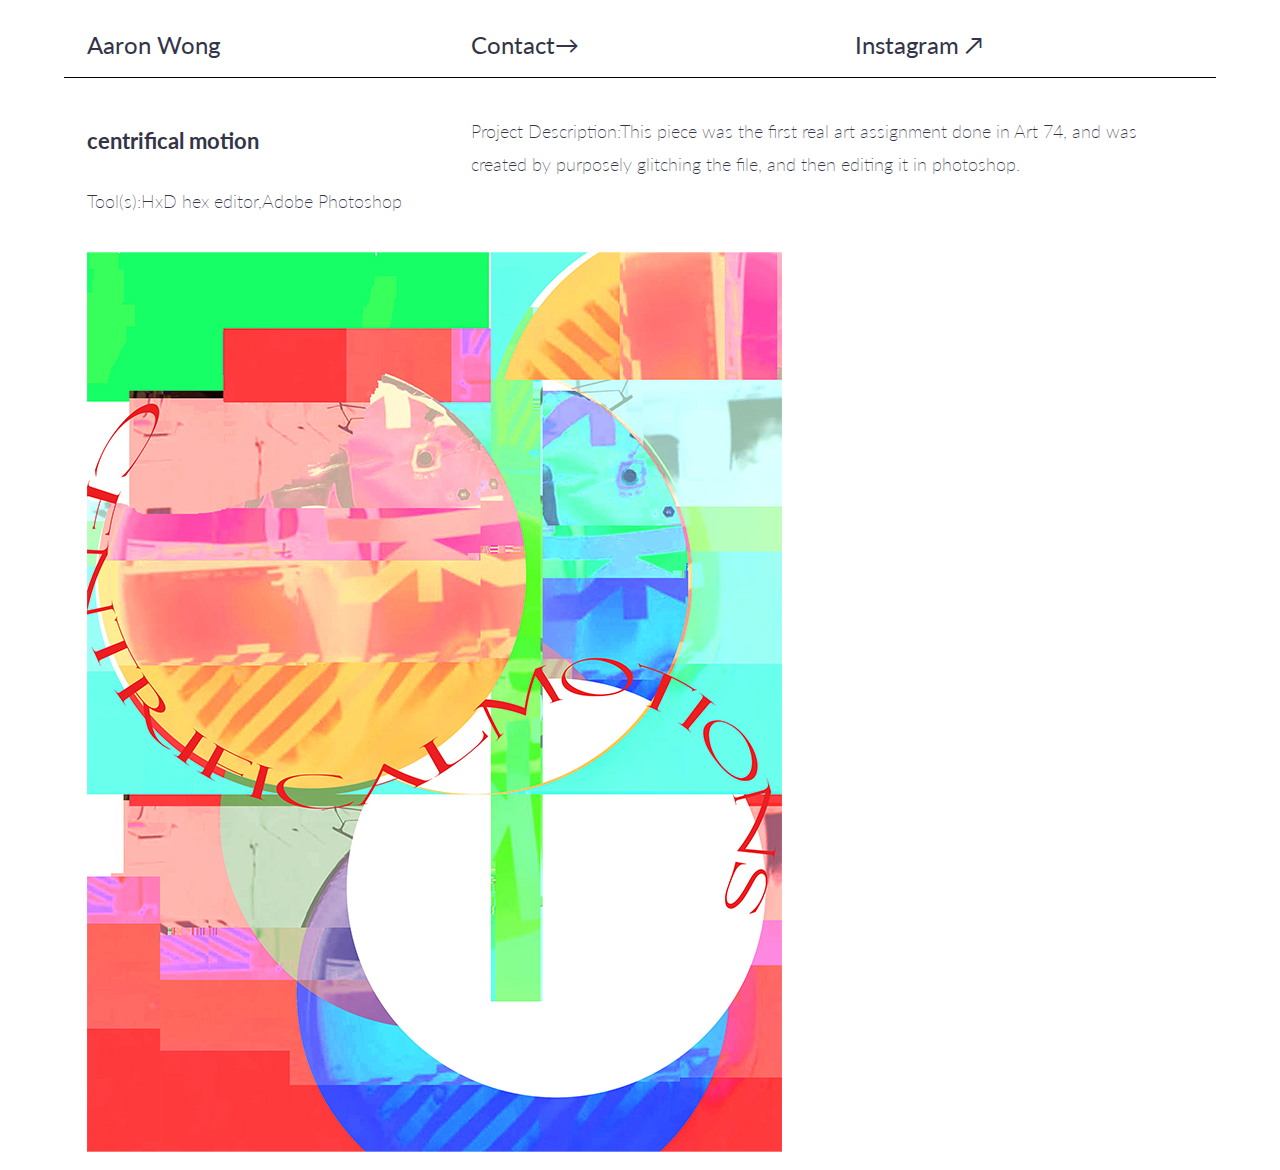
<file: project1.html>
<!DOCTYPE html>
<html lang="en">
<head>
    <meta charset="UTF-8">
    <meta http-equiv="X-UA-Compatible" content="IE=edge">
    <meta name="viewport" content="width=device-width, initial-scale=1.0">
    <title>My Website</title>
    <link rel="stylesheet" href="styles/simple-grid.css">
    <link rel="stylesheet" href="styles/main.css">
</head>
<body>
    <div class="container">
        <div class="row nav_bar">
            <div class="col-4">
                <a href="Aaron Wong">Aaron Wong
                </a>
            </div>

            <div class="col-4">
                <a href="mailto:email@gmail.com">Contact&#8594;
                </a>
            </div>

            <div class="col-4">
                <a href="https://www.instagram.com">Instagram &#8599;</a>
            </div>
        </div>


        <div class="row project_page_description">
            <div class="col-4">
                <h3>centrifical motion</h3>
                <p class="project_tools">Tool(s):HxD hex editor,Adobe Photoshop</p>
            </div>
            <div class="col-8">
                <p>Project Description:This piece was the first real art assignment done in Art 74, and was created by purposely glitching the file, and then editing it in photoshop. </p>
            </div>
      </div>
        <div class="row">
            <div class="col-12">
                <img src="./glitchfinal.jpg"/>
                
            </div>
        </div>
        </div>
    </body>
</html>
</file>
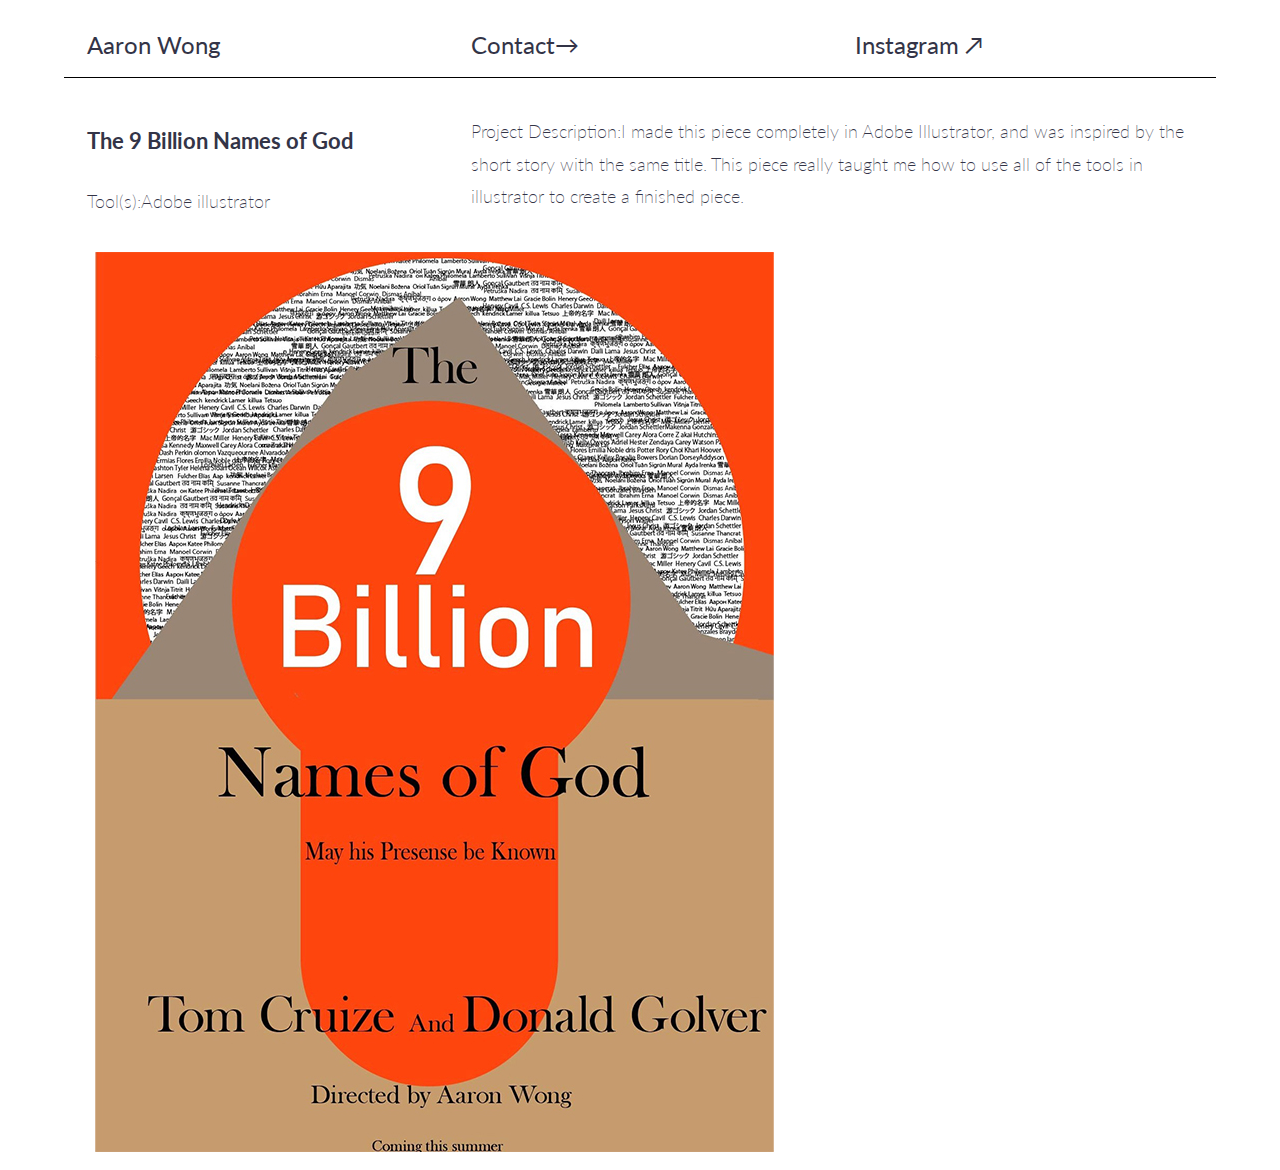
<file: project2.html>
<!DOCTYPE html>
<html lang="en">
<head>
    <meta charset="UTF-8">
    <meta http-equiv="X-UA-Compatible" content="IE=edge">
    <meta name="viewport" content="width=device-width, initial-scale=1.0">
    <title>My Website</title>
    <link rel="stylesheet" href="styles/simple-grid.css">
    <link rel="stylesheet" href="styles/main.css">
</head>
<body>
    <div class="container">
        <div class="row nav_bar">
            <div class="col-4">
                <a href="Aaron Wong">Aaron Wong</a>
            </div>

            <div class="col-4">
                <a href="mailto:email@gmail.com">Contact&#8594;
                </a>
            </div>

            <div class="col-4">
                <a href="https://www.instagram.com">Instagram &#8599;</a>
            </div>
        </div>


        <div class="row project_page_description">
            <div class="col-4">
                <h3>The 9 Billion Names of God</h3>
                <p class="project_tools">Tool(s):Adobe illustrator</p>
            </div>
            <div class="col-8">
                <p>Project Description:I made this piece completely in Adobe Illustrator, and was inspired by the short story with the same title. This piece really taught me how to use all of the tools in illustrator to create a finished piece.</p>
            </div>
      </div>
        <div class="row">
            <div class="col-12">
                <img src="./mainmovieposter.jpg"/>
                
            </div>
        </div>
        </div>
    </body>
</html>
</file>
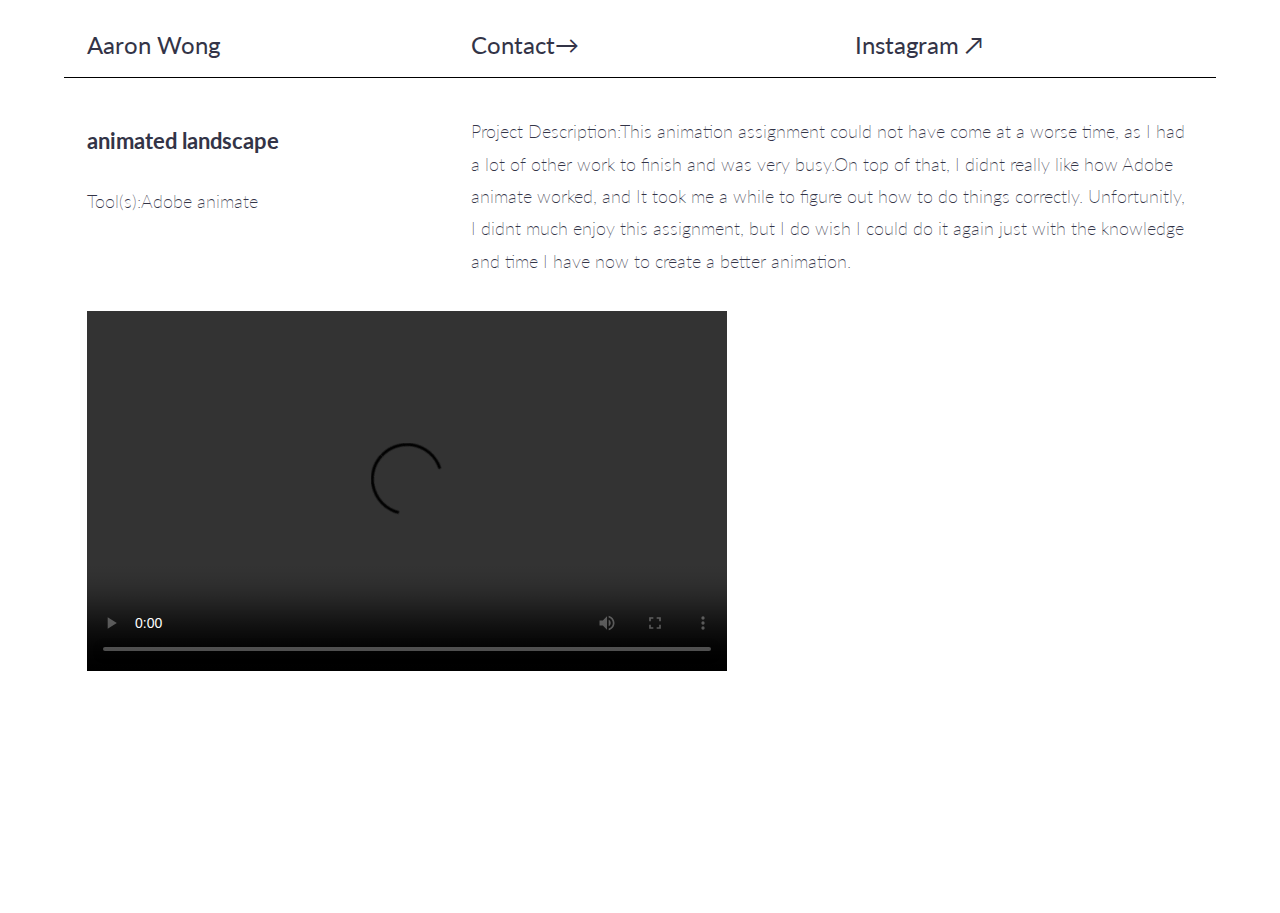
<file: project7.html>
<!DOCTYPE html>
<html lang="en">
<head>
    <meta charset="UTF-8">
    <meta http-equiv="X-UA-Compatible" content="IE=edge">
    <meta name="viewport" content="width=device-width, initial-scale=1.0">
    <title>My Website</title>
    <link rel="stylesheet" href="styles/simple-grid.css">
    <link rel="stylesheet" href="styles/main.css">
</head>
<body>
    <div class="container">
        <div class="row nav_bar">
            <div class="col-4">
                <a href="Aaron Wong">Aaron Wong</a>
            </div>

            <div class="col-4">
                <a href="mailto:AaronWongcb@gmail.com">Contact&#8594;
                </a>
            </div>

            <div class="col-4">
                <a href="https://www.instagram.com/_a_ar0n/">Instagram &#8599;</a>
            </div>
        </div>


        <div class="row project_page_description">
            <div class="col-4">
                <h3>animated landscape</h3>
                <p class="project_tools">Tool(s):Adobe animate</p>
            </div>
            <div class="col-8">
                <p>Project Description:This animation assignment could not have come at a worse time, as I had a lot of other work to finish and was very busy.On top of that, I didnt really like how Adobe animate worked, and It took me a while to figure out how to do things correctly. Unfortunitly, I didnt much enjoy this assignment, but I do wish I could do it again just with the knowledge and time I have now to create a better animation.</p>
            </div>
      </div>
        <div class="row">
            <div class="col-12">
                <video width="640" height="360" controls> 
                    <source src="./canvasanimation.mp4" type="video/mp4"
                    your browser does not support the video tag
                </video>  
                <video width="640" height="360"
                your browser does not support the video tag 
                </video>
                
            </div>
        </div>
        </div>
    </body>
</html>
</file>
<file: styles/simple-grid.css>
/**
*** SIMPLE GRID
*** (C) ZACH COLE 2016
**/

@import url(https://fonts.googleapis.com/css?family=Lato:400,300,300italic,400italic,700,700italic);

/* UNIVERSAL */

html,
body {
  height: 100%;
  width: 100%;
  margin: 0;
  padding: 0;
  left: 0;
  top: 0;
  font-size: 100%;
}

/* ROOT FONT STYLES */

* {
  font-family: 'Lato', Helvetica, sans-serif;
  color: #333447;
  line-height: 2;
}

/* TYPOGRAPHY */

h1 {
  font-size: 2.4rem;
}

h2 {
  font-size: 2rem;
}

h3 {
  font-size: 1.375rem;
}

h4 {
  font-size: 1.125rem;
}

h5 {
  font-size: 1rem;
}

h6 {
  font-size: 0.875rem;
}

p {
  font-size: 1.125rem;
  font-weight: 200;
  line-height: 1.8;
}

.font-light {
  font-weight: 400;
}

.font-regular {
  font-weight: 400;
}

.font-heavy {
  font-weight: 700;
}

/* POSITIONING */

.left {
  text-align: center;
}

.right {
  text-align: center;
}

.center {
  text-align: center;
  margin-left: auto;
  margin-right: auto;
}

.justify {
  text-align: justify;
}

/* ==== GRID SYSTEM ==== */

.container {
  width: 90%;
  margin-left: auto;
  margin-right: auto;
}

.row {
  position: relative;
  width: 100%;
}

.row [class^="col"] {
  float: left;
  margin: 0.5rem 2%;
  min-height: 0.125rem;
}

.col-1,
.col-2,
.col-3,
.col-4,
.col-5,
.col-6,
.col-7,
.col-8,
.col-9,
.col-10,
.col-11,
.col-12 {
  width: 96%;
}

.col-1-sm {
  width: 4.33%;
}

.col-2-sm {
  width: 12.66%;
}

.col-3-sm {
  width: 21%;
}

.col-4-sm {
  width: 29.33%;
}

.col-5-sm {
  width: 37.66%;
}

.col-6-sm {
  width: 46%;
}

.col-7-sm {
  width: 54.33%;
}

.col-8-sm {
  width: 62.66%;
}

.col-9-sm {
  width: 71%;
}

.col-10-sm {
  width: 79.33%;
}

.col-11-sm {
  width: 87.66%;
}

.col-12-sm {
  width: 96%;
}

.row::after {
	content: "";
	display: table;
	clear: both;
}

.hidden-sm {
  display: none;
}

@media only screen and (min-width: 33.75em) {  /* 540px */
  .container {
    width: 80%;
  }
}

@media only screen and (min-width: 45em) {  /* 720px */
  .col-1 {
    width: 4.33%;
  }

  .col-2 {
    width: 12.66%;
  }

  .col-3 {
    width: 21%;
  }

  .col-4 {
    width: 29.33%;
  }

  .col-5 {
    width: 37.66%;
  }

  .col-6 {
    width: 46%;
  }

  .col-7 {
    width: 54.33%;
  }

  .col-8 {
    width: 62.66%;
  }

  .col-9 {
    width: 71%;
  }

  .col-10 {
    width: 79.33%;
  }

  .col-11 {
    width: 87.66%;
  }

  .col-12 {
    width: 96%;
  }

  .hidden-sm {
    display: block;
  }
}

@media only screen and (min-width: 60em) { /* 960px */
  .container {
    width: 90%;
    margin-top: 1%;
    /* max-width: 60rem; */
  }
}

.container {
  margin-top: 1%;
}
</file>
<file: styles/main.css>
.nav_bar {
    border-bottom: 1px solid black;
}

.nav_bar a {
    font-size: 24px;
    text-decoration: none;
}

#title_name {
    font-size: 3.5rem;
}

.homepage_project_image {
    width: 300px;
    height:300px
    
}
.project_card_name  {
    text-align: center;
}

.project_card_about {
    text-align: center;
}

.project_page_description {
    margin-top: 1%;
}
</file>
